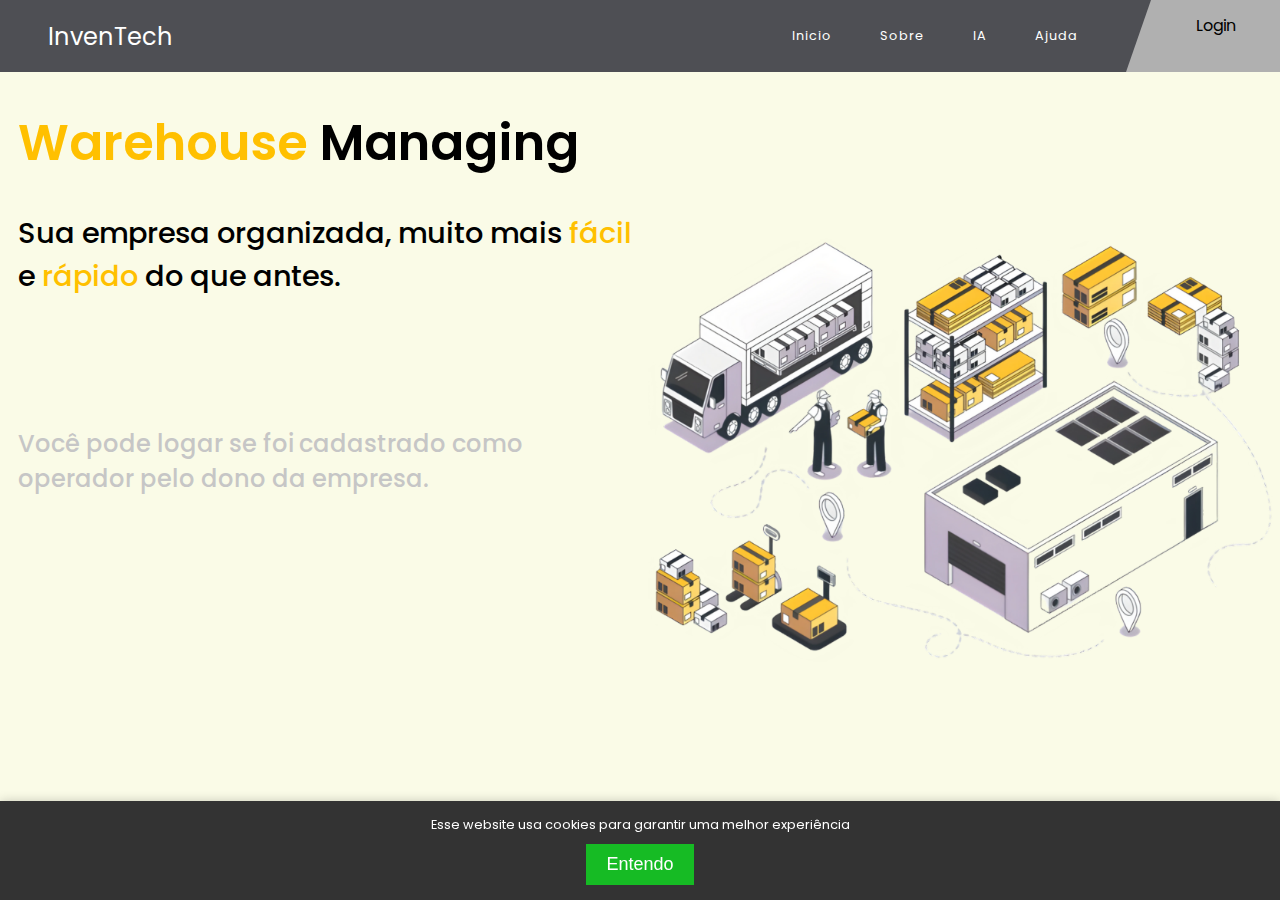
<file: index.html>
<!DOCTYPE html>
<html lang=pt-br>
<head>
	<meta charset='UTF-8'>
	<meta http-equiv="X-UA-Compatible" content="IE=edge">
	<meta name="viewport" content="width=device-width, initial-scale=1.0">
	<title>Início</title>
	<link rel='Stylesheet' href='estilos/styles.css'>
	<link rel="preconnect" href="https://fonts.googleapis.com">
	<link rel="preconnect" href="https://fonts.gstatic.com" crossorigin>
	<link href="https://fonts.googleapis.com/css2?family=Poppins:wght@500;600&display=swap" rel="stylesheet">
</head>		
<body>
	<header>
		<nav>
			<a class="logo" href="#">InvenTech</a>
			<ul class="nav-list">
				<li><a href="index.html">Inicio</a></li>
				<li><a href="sobre.html">Sobre</a></li>
				<li><a href="ia.html">IA</a></li>
				<li><a href="ajuda.html">Ajuda</a></li>
				<div class="login"><a href="login.html">Login</a></div>
			</ul>
		</nav>
	</header>
	<main>
		<div class="texto">
			<h1 class='titulo'><span>Warehouse</span> Managing</h1>
			<h2 class="texto1">Sua empresa organizada, muito mais <span>fácil</span><br>e <span>rápido</span> do que antes.</h2>
			<h3 class="text-log">Você pode logar se foi cadastrado como<br>operador pelo dono da empresa.</h3>
		</div>
		<img src='images/image1.png' alt='Draw'>
		<div id="cookie-popup"> 
        <p> 
            Esse website usa <a href='cookies.html'>cookies</a> para garantir uma melhor experiência
        </p> 
        <button type="button" 
onclick="document.getElementById('cookie-popup').style.display = 'none'">
Entendo</button>
    </div> 
	</main>
					
			
</body>
</html>
</file>
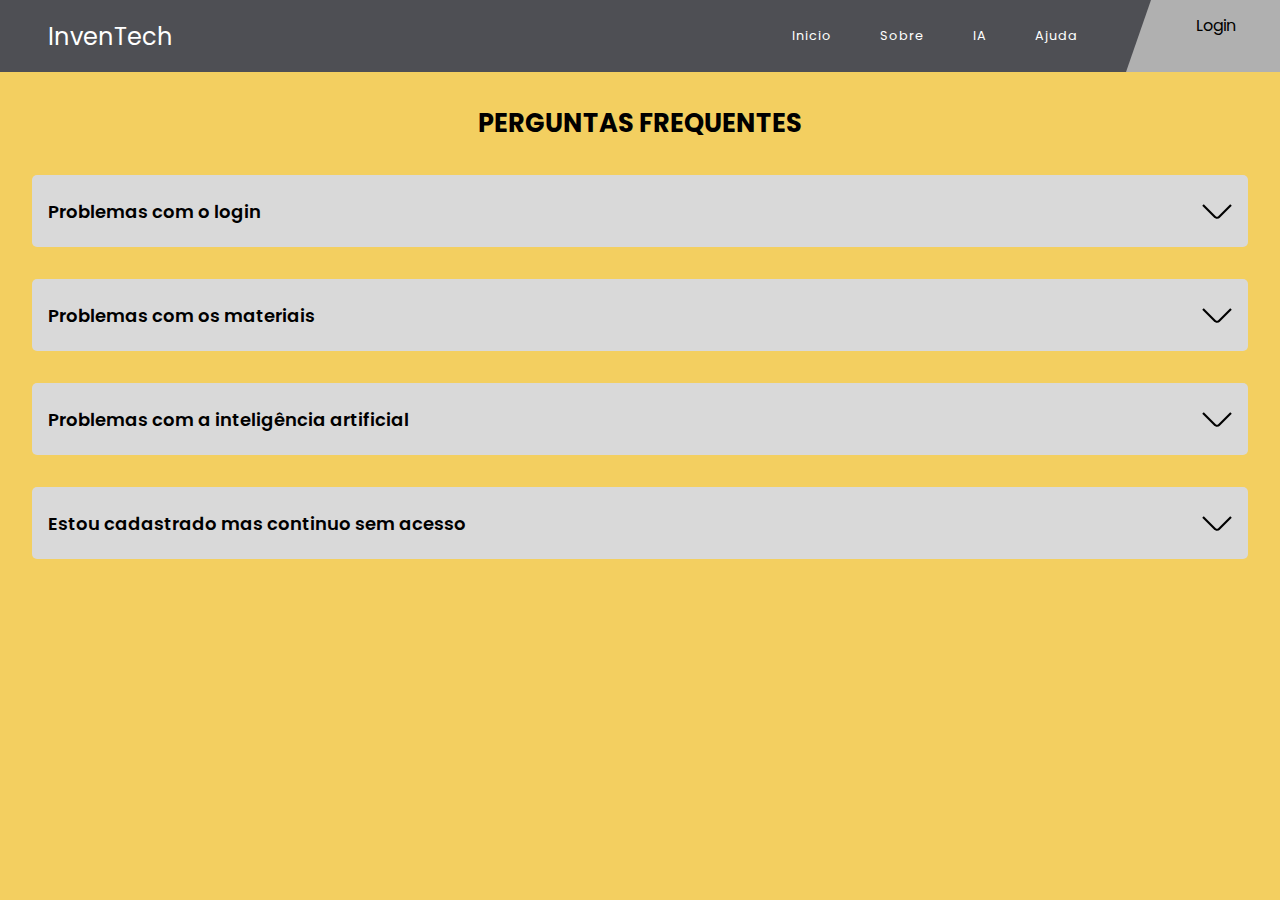
<file: ajuda.html>
<!DOCTYPE html>
<html lang="pt-br">
<head>
	<meta charset="UTF-8">
	<meta http-equiv="X-UA-Compatible" content="IE=edge">
	<meta name="viewport" content="width=device-width, initial-scale=1.0">
	<link rel='Stylesheet' href='estilos/stylesajuda.css'>
	<link rel="preconnect" href="https://fonts.googleapis.com">
	<link rel="preconnect" href="https://fonts.gstatic.com" crossorigin>
	<link href="https://fonts.googleapis.com/css2?family=Poppins:wght@500;600&display=swap" rel="stylesheet">
	<title>Ajuda</title>
	<script src="https://ajax.googleapis.com/ajax/libs/jquery/3.7.1/jquery.min.js"></script>
	<script>
		$(document).ready(function(){
		$(".p-login").hover(function(){
		$(".r-login").toggle(300,"swing");
		});
		});
		$(document).ready(function(){
		$(".p-materiais").hover(function(){
		$(".r-materiais").toggle(300,"swing");
		});
		});
		$(document).ready(function(){
		$(".p-I-A").hover(function(){
		$(".r-I-A").toggle(300,"swing");
		});
		});
		$(document).ready(function(){
		$(".p-acesso").hover(function(){
		$(".r-acesso").toggle(300,"swing");
		});
		});
	</script>
</head>
<body>
	<header>
		<nav>
			<a class="logo" href="#">InvenTech</a>
			<ul class="nav-list">
				<li><a href="index.html">Inicio</a></li>
				<li><a href="sobre.html">Sobre</a></li>
				<li><a href="ia.html">IA</a></li>
				<li><a href="ajuda.html">Ajuda</a></li>
				<div class="login"><a href="login.html">Login</a></div>
			</ul>
		</nav>
	</header>
	<main>
		<h1 class="titulo">PERGUNTAS FREQUENTES</h1>
		<div class="caixas">
			<div class="p-login">
				<button>Problemas com o login <img src="/images/Rectangle 2.png" alt=""> </button>
				<p class="r-login">Para resolver problemas de login, verifique suas credenciais, limpe o cache do navegador e tente reiniciar o dispositivo. Se<br>persistir, considere redefinir sua senha ou entrar em contato com o suporte técnico.</p>
			</div>
			<div class="p-materiais">
				<button>Problemas com os materiais <img src="/images/Rectangle 2.png" alt=""></button>
				<p class="r-materiais">Em caso de problema no cadastro dos materiais, reinicie o site e tente realiza-lo novamente, se o erro persistir procure o suporte técnico. Caso o problema seja com a perca de localização você deverá pedir suporte ao IA, se mesmo assim não resolver entre em contato com a empresa.</p>
			</div>
			<div class="p-I-A">
				<button>Problemas com a inteligência artificial <img src="/images/Rectangle 2.png" alt=""></button>
				<p class="r-I-A">Se houver qualquer defeito com o uso da Inteligencia Artificial, primeiramente reinicie a página, feche e abra o sistema novamente ou refaça o login, se mesmo após realizar esses procedimentos o defeito persistir procure o suporte técnico da IA.</p>
			</div>
			<div class="p-acesso">
				<button>Estou cadastrado mas continuo sem acesso <img src="/images/Rectangle 2.png" alt=""></button>
				<p class="r-acesso">Caso esteja cadastrado e não conseguir acessar sua conta, tente redefinir sua senha ou tente entrar em outro dispositivo. Se o problema persistir, entre em contato com o suporte ao cliente para assistência personalizada.</p>
			</div>
		</div>
	</main>
</body>
</html>
</file>
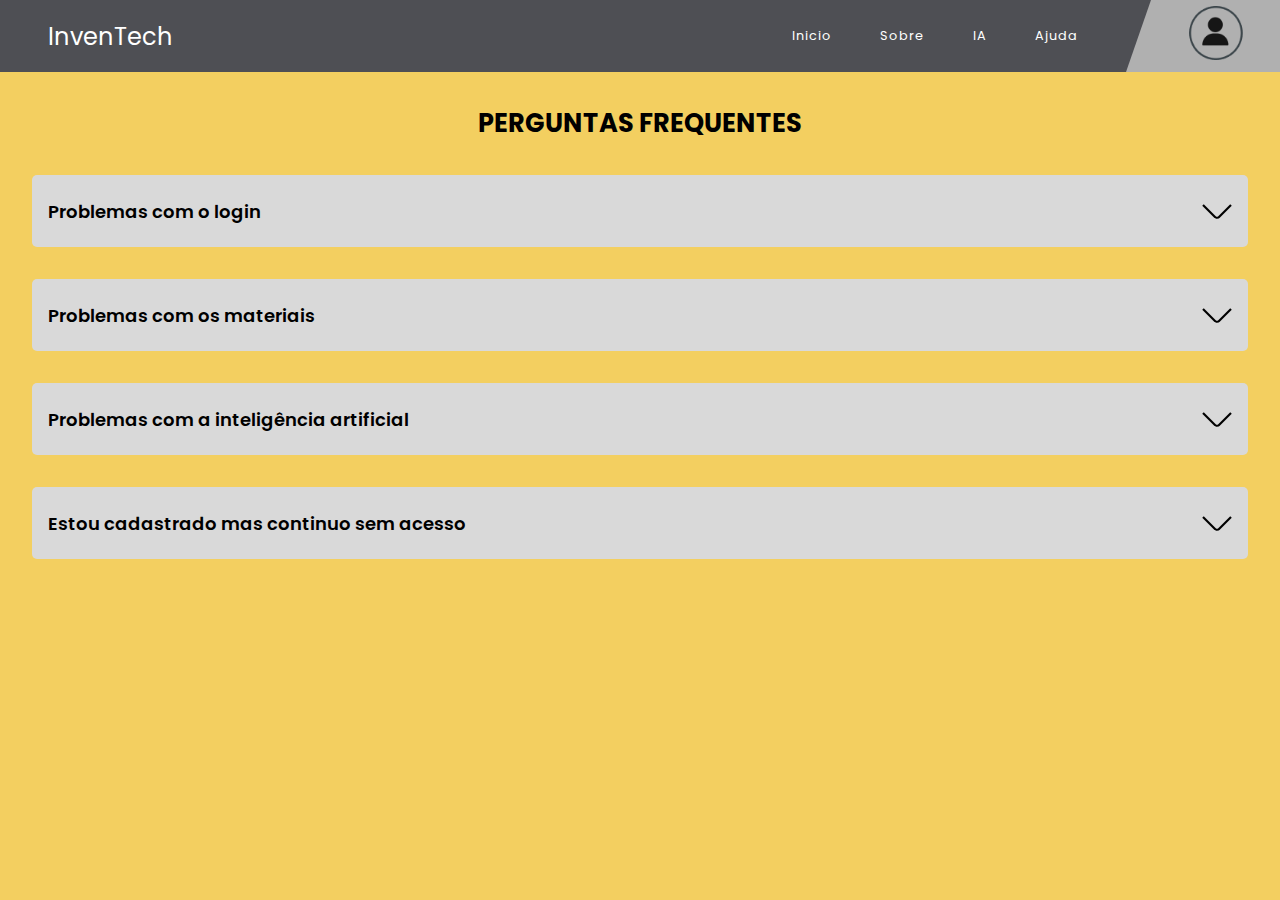
<file: ajudalog.html>
<!DOCTYPE html>
<html lang="pt-br">
<head>
	<meta charset="UTF-8">
	<meta http-equiv="X-UA-Compatible" content="IE=edge">
	<meta name="viewport" content="width=device-width, initial-scale=1.0">
	<link rel='Stylesheet' href='estilos/stylesajuda.css'>
	<link rel="preconnect" href="https://fonts.googleapis.com">
	<link rel="preconnect" href="https://fonts.gstatic.com" crossorigin>
	<link href="https://fonts.googleapis.com/css2?family=Poppins:wght@500;600&display=swap" rel="stylesheet">
	<title>Ajuda</title>
	<script src="https://ajax.googleapis.com/ajax/libs/jquery/3.7.1/jquery.min.js"></script>
	<script>
		$(document).ready(function(){
		$(".p-login").hover(function(){
		$(".r-login").toggle(300,"swing");
		});
		});
		$(document).ready(function(){
		$(".p-materiais").hover(function(){
		$(".r-materiais").toggle(300,"swing");
		});
		});
		$(document).ready(function(){
		$(".p-I-A").hover(function(){
		$(".r-I-A").toggle(300,"swing");
		});
		});
		$(document).ready(function(){
		$(".p-acesso").hover(function(){
		$(".r-acesso").toggle(300,"swing");
		});
		});
	</script>
</head>
<body>
	<header>
		<nav>
			<a class="logo" href="#">InvenTech</a>
			<ul class="nav-list">
				<li><a href="indexlog.html">Inicio</a></li>
				<li><a href="sobrelog.html">Sobre</a></li>
				<li><a href="ialog.html">IA</a></li>
				<li><a href="ajudalog.html">Ajuda</a></li>
				<div class="user"><img src="./images/user.png" alt=""></div>
			</ul>
		</nav>
	</header>
	<main>
		<h1 class="titulo">PERGUNTAS FREQUENTES</h1>
		<div class="caixas">
			<div class="p-login">
				<button>Problemas com o login <img src="/images/Rectangle 2.png" alt=""> </button>
				<p class="r-login">Para resolver problemas de login, verifique suas credenciais, limpe o cache do navegador e tente reiniciar o dispositivo. Se<br>persistir, considere redefinir sua senha ou entrar em contato com o suporte técnico.</p>
			</div>
			<div class="p-materiais">
				<button>Problemas com os materiais <img src="/images/Rectangle 2.png" alt=""></button>
				<p class="r-materiais">Em caso de problema no cadastro dos materiais, reinicie o site e tente realiza-lo novamente, se o erro persistir procure o suporte técnico. Caso o problema seja com a perca de localização você deverá pedir suporte ao IA, se mesmo assim não resolver entre em contato com a empresa.</p>
			</div>
			<div class="p-I-A">
				<button>Problemas com a inteligência artificial <img src="/images/Rectangle 2.png" alt=""></button>
				<p class="r-I-A">Se houver qualquer defeito com o uso da Inteligencia Artificial, primeiramente reinicie a página, feche e abra o sistema novamente ou refaça o login, se mesmo após realizar esses procedimentos o defeito persistir procure o suporte técnico da IA.</p>
			</div>
			<div class="p-acesso">
				<button>Estou cadastrado mas continuo sem acesso <img src="/images/Rectangle 2.png" alt=""></button>
				<p class="r-acesso">Caso esteja cadastrado e não conseguir acessar sua conta, tente redefinir sua senha ou tente entrar em outro dispositivo. Se o problema persistir, entre em contato com o suporte ao cliente para assistência personalizada.</p>
			</div>
		</div>
	</main>
</body>
</html>
</file>
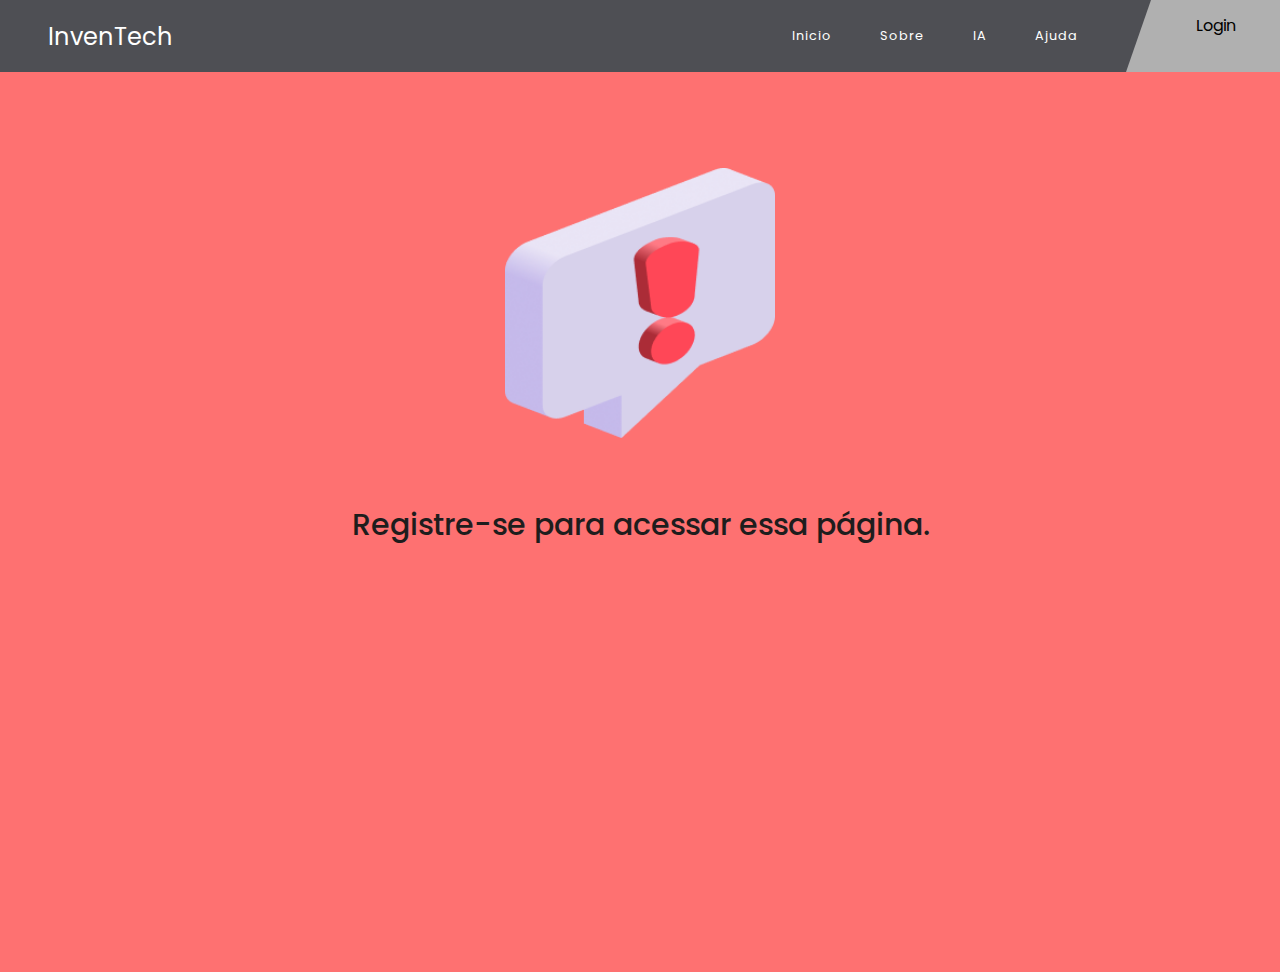
<file: ia.html>
<!DOCTYPE html>
<html lang="pt-br">
<head>
	<meta charset="UTF-8">
	<meta http-equiv="X-UA-Compatible" content="IE=edge">
	<meta name="viewport" content="width=device-width, initial-scale=1.0">
	<title>IA</title>
	<link rel='Stylesheet' href='estilos/stylesia.css'>
	<link rel="preconnect" href="https://fonts.googleapis.com">
	<link rel="preconnect" href="https://fonts.gstatic.com" crossorigin>
	<link href="https://fonts.googleapis.com/css2?family=Poppins:wght@500;600&display=swap" rel="stylesheet">
</head>
<body>
	<header>
        <nav>
            <a class="logo" href="#">InvenTech</a>
            <ul class="nav-list">
                <li><a href="index.html">Inicio</a></li>
                <li><a href="sobre.html">Sobre</a></li>
                <li><a href="ia.html">IA</a></li>
                <li><a href="ajuda.html">Ajuda</a></li>
                <div class="login"><a href="login.html">Login</a></div>
            </ul>
        </nav>
    </header>
	<main>
		<img src='images/image5.png' alt='!'>
		<h1>Registre-se para acessar essa página.</h1>
	</main>
</body>
</html>
</file>
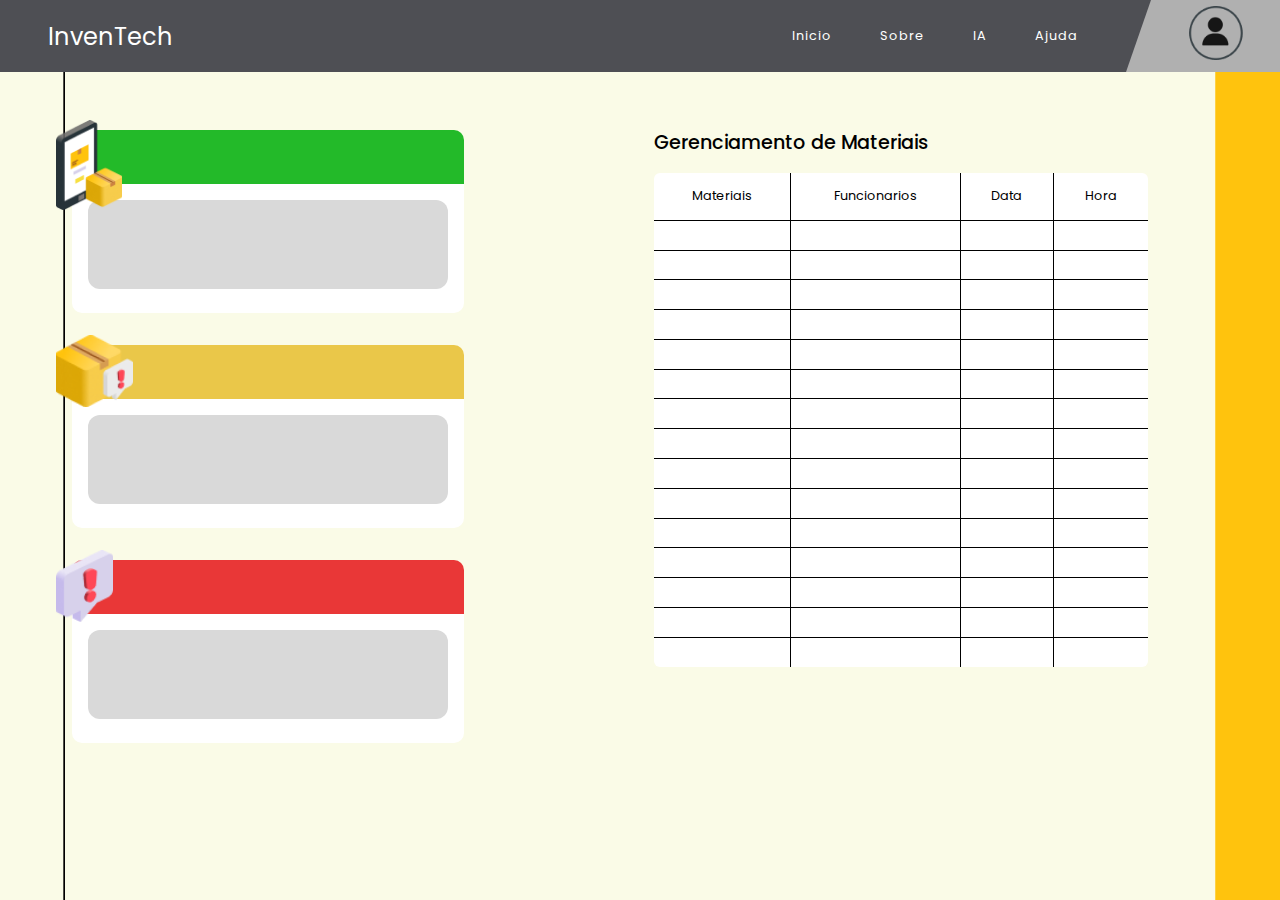
<file: ialog.html>
<!DOCTYPE html>
<html lang="pt-br">
<head>
    <meta charset="UTF-8">
    <meta http-equiv="X-UA-Compatible" content="IE=edge">
    <meta name="viewport" content="width=device-width, initial-scale=1.0">
    <link rel="stylesheet" href="estilos/stylesialog.css">
    <link rel="preconnect" href="https://fonts.googleapis.com">
	<link rel="preconnect" href="https://fonts.gstatic.com" crossorigin>
    <link href="https://fonts.googleapis.com/css2?family=Poppins:wght@500;600&display=swap" rel="stylesheet">
    <title>InvenTech</title>
</head>
<body>
    <header>
        <nav>
            <a class="logo" href="#">InvenTech</a>
            <ul class="nav-list">
                <li><a href="indexlog.html">Inicio</a></li>
                <li><a href="sobrelog.html">Sobre</a></li>
                <li><a href="ialog.html">IA</a></li>
                <li><a href="ajudalog.html">Ajuda</a></li>
                <div class="user"><img src="./images/user.png" alt=""></div>
            </ul>
        </nav>
    </header>
    <main>
        <div class="caixas">
            <div class="pedidos">
                <img src="./images/pedido.png" alt="">
                <div class="interior"></div>
            </div>
            <div class="entregas">
                <img src="./images/entrega.png" alt="">
                <div class="interior"></div>
            </div>
            <div class="avisos">
                <img src="./images/aviso.png" alt="">
                <div class="interior"></div>
            </div>
        </div>
        
        <div class="geren-Materiais">
            <h3>Gerenciamento de Materiais</h3>
            <table>
                <thead>
                    <tr>
                        <th>Materiais</th>
                        <th>Funcionarios</th>
                        <th>Data</th>
                        <th>Hora</th>
                    </tr>
                    <tr>
                        <td></td>
                        <td></td>
                        <td></td>
                        <td></td>
                    </tr>
                    <tr>
                        <td></td>
                        <td></td>
                        <td></td>
                        <td></td>
                    </tr>
                    <tr>
                        <td></td>
                        <td></td>
                        <td></td>
                        <td></td>
                    </tr>
                    <tr>
                        <td></td>
                        <td></td>
                        <td></td>
                        <td></td>
                    </tr>
                    <tr>
                        <td></td>
                        <td></td>
                        <td></td>
                        <td></td>
                    </tr>
                    <tr>
                        <td></td>
                        <td></td>
                        <td></td>
                        <td></td>
                    </tr>
                    <tr>
                        <td></td>
                        <td></td>
                        <td></td>
                        <td></td>
                    </tr>
                    <tr>
                        <td></td>
                        <td></td>
                        <td></td>
                        <td></td>
                    </tr>
                    <tr>
                        <td></td>
                        <td></td>
                        <td></td>
                        <td></td>
                    </tr>
                    <tr>
                        <td></td>
                        <td></td>
                        <td></td>
                        <td></td>
                    </tr>
                    <tr>
                        <td></td>
                        <td></td>
                        <td></td>
                        <td></td>
                    </tr>
                    <tr>
                        <td></td>
                        <td></td>
                        <td></td>
                        <td></td>
                    </tr>
                    <tr>
                        <td></td>
                        <td></td>
                        <td></td>
                        <td></td>
                    </tr>
                    <tr>
                        <td></td>
                        <td></td>
                        <td></td>
                        <td></td>
                    </tr>
                    <tr>
                        <td></td>
                        <td></td>
                        <td></td>
                        <td></td>
                    </tr>
                </thead>
                <tbody>
                </tbody>
            </table>
        </div>
    </main>
</body>
</html>
</file>
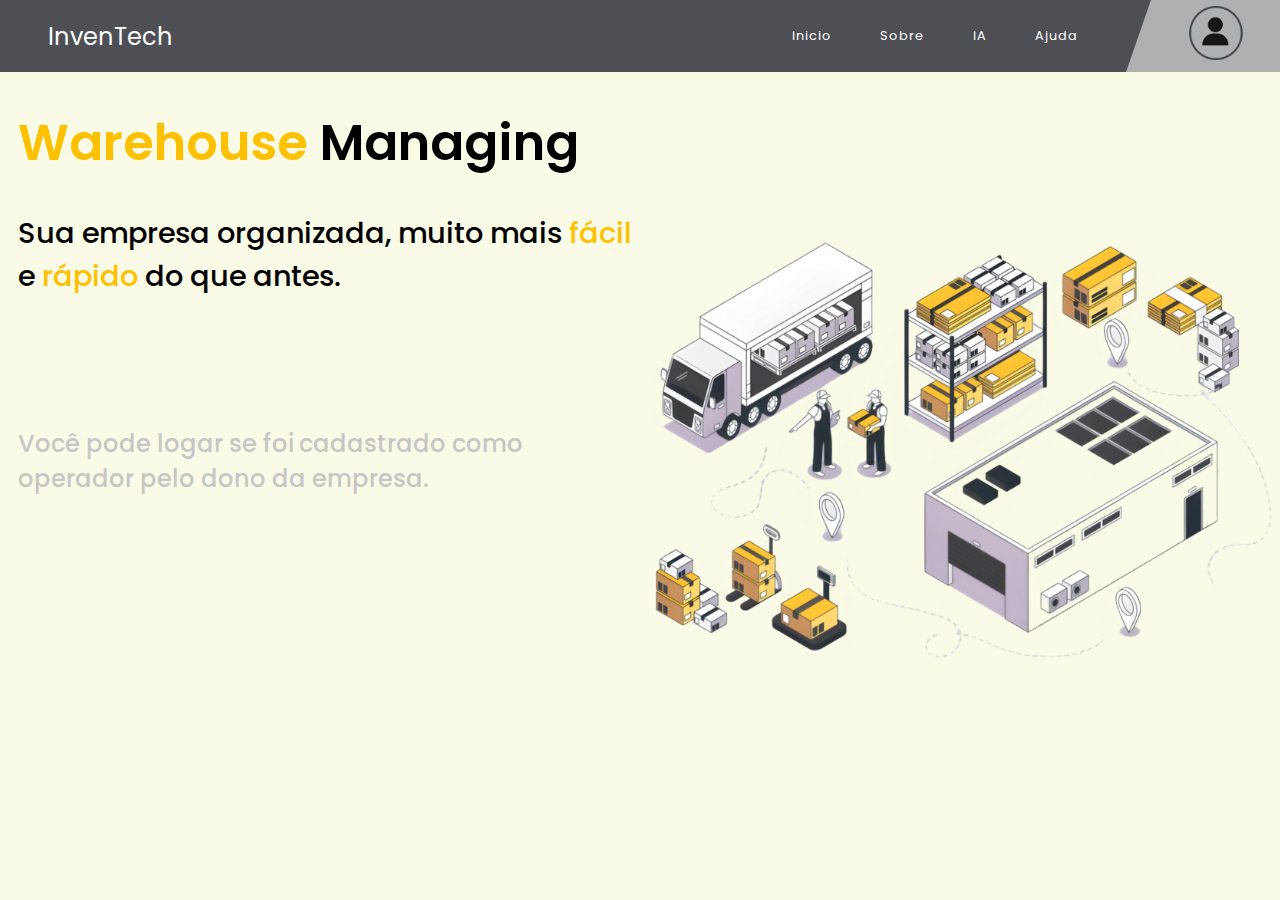
<file: indexlog.html>
<!DOCTYPE html>
<html lang=pt-br>
<head>
	<meta charset='UTF-8'>
	<meta http-equiv="X-UA-Compatible" content="IE=edge">
	<meta name="viewport" content="width=device-width, initial-scale=1.0">
	<title>Início</title>
	<link rel='Stylesheet' href='estilos/styles.css'>
	<link rel="preconnect" href="https://fonts.googleapis.com">
	<link rel="preconnect" href="https://fonts.gstatic.com" crossorigin>
	<link href="https://fonts.googleapis.com/css2?family=Poppins:wght@500;600&display=swap" rel="stylesheet">
</head>		
<body>
	<header>
		<nav>
			<a class="logo" href="#">InvenTech</a>
			<ul class="nav-list">
				<li><a href="indexlog.html">Inicio</a></li>
				<li><a href="sobrelog.html">Sobre</a></li>
				<li><a href="ialog.html">IA</a></li>
				<li><a href="ajudalog.html">Ajuda</a></li>
				<div class="user"><img src="./images/user.png" alt=""></div>
			</ul>
		</nav>
	</header>
	<main>
		<div class="texto">
			<h1 class='titulo'><span>Warehouse</span> Managing</h1>
			<h2 class="texto1">Sua empresa organizada, muito mais <span>fácil</span><br>e <span>rápido</span> do que antes.</h2>
			<h3 class="text-log">Você pode logar se foi cadastrado como<br>operador pelo dono da empresa.</h3>
		</div>
		<img src='images/image1.png' alt='Draw'>
	</main>
					
			
</body>
</html>
</file>
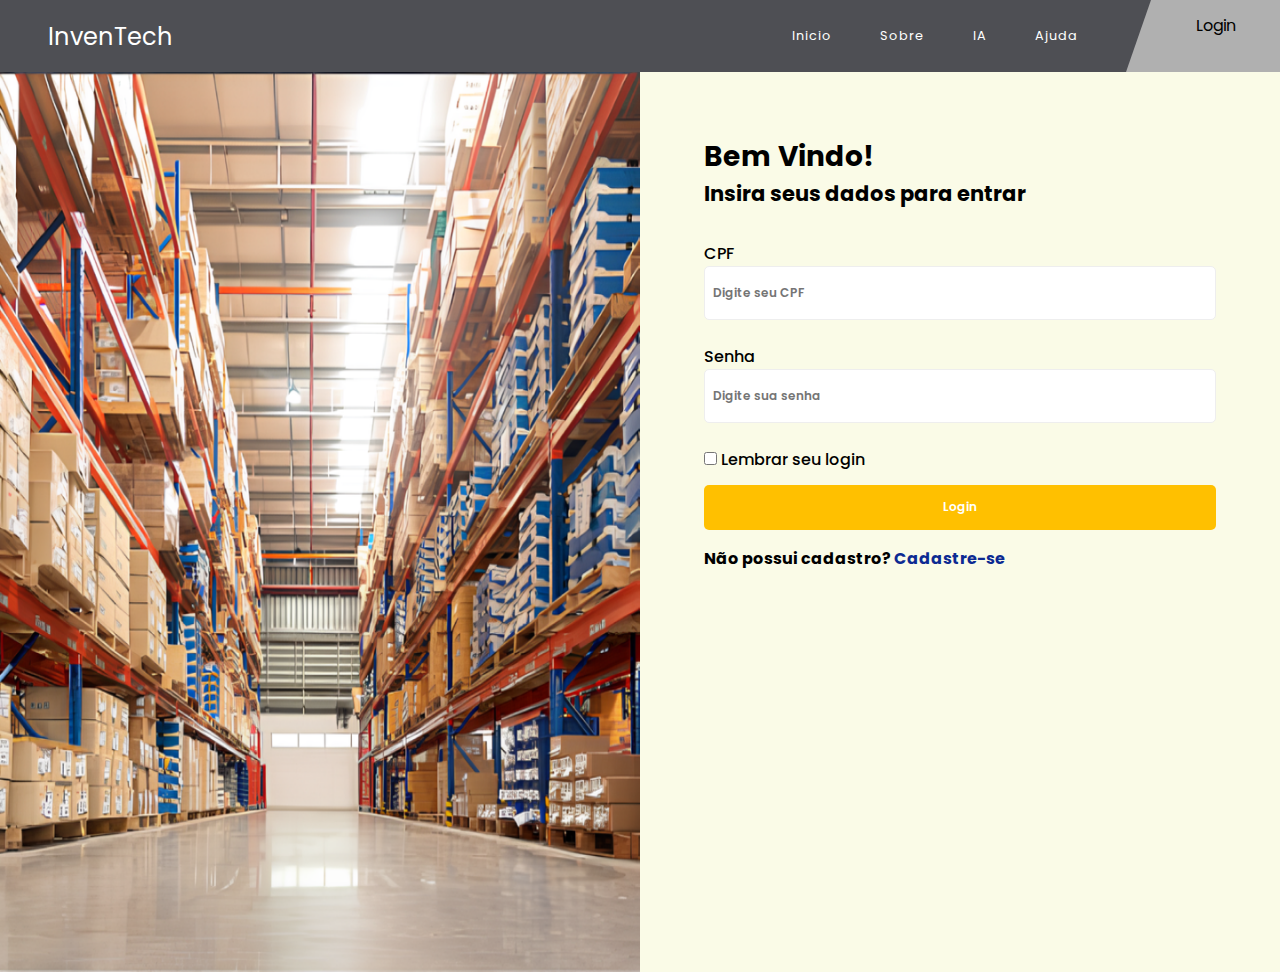
<file: login.html>
<!DOCTYPE html>
<html lang="pt-br">
<head>
	<meta charset="UTF-8">
	<meta http-equiv="X-UA-Compatible" content="IE=edge">
	<meta name="viewport" content="width=device-width, initial-scale=1.0">
	<title>Login</title>
	<link rel='Stylesheet' href='estilos/styleslogin.css'>
	<link rel="preconnect" href="https://fonts.googleapis.com">
	<link rel="preconnect" href="https://fonts.gstatic.com" crossorigin>
	<link href="https://fonts.googleapis.com/css2?family=Poppins:wght@500;600&display=swap" rel="stylesheet">
</head>
<body>
	<header>
        <nav>
            <a class="logo" href="#">InvenTech</a>
            <ul class="nav-list">
                <li><a href="index.html">Inicio</a></li>
                <li><a href="sobre.html">Sobre</a></li>
                <li><a href="ia.html">IA</a></li>
                <li><a href="ajudalog.html">Ajuda</a></li>
                <div class="login"><a href="login.html">Login</a></div>
            </ul>
        </nav>
    </header>
	<main>
		<img src='images/image2.png' alt='Whouse'>

		<div class="container">
			<div class="texto">
				<h1>Bem Vindo!</h1>
				<h2>Insira seus dados para entrar</h1>
			</div>
			
			<form>
				<div class='cpf'>
					<label for='cpf'>CPF</label><br>
					<input type='text' id='cpf' name='CPF' placeholder='Digite seu CPF' required><br>
				</div>
				<div class='senha'>							
					<label for='senha'>Senha</label><br>
					<input type='password' id='senha' name='senha' placeholder='Digite sua senha' required><br>
				</div>	
				<div class='lembrar'>	
					<input type='checkbox' id='lembrar' name='lembrar'>
					<label for='lembrar'>Lembrar seu login</label>
				</div>
			</form>
	
			<button><a href="indexlog.html">Login</a></button><br>
			<h2 class="cadastro">Não possui cadastro?<a href="registro.html"> Cadastre-se</a></h2>
		</div>

	</main>
</body>
</html>
</file>
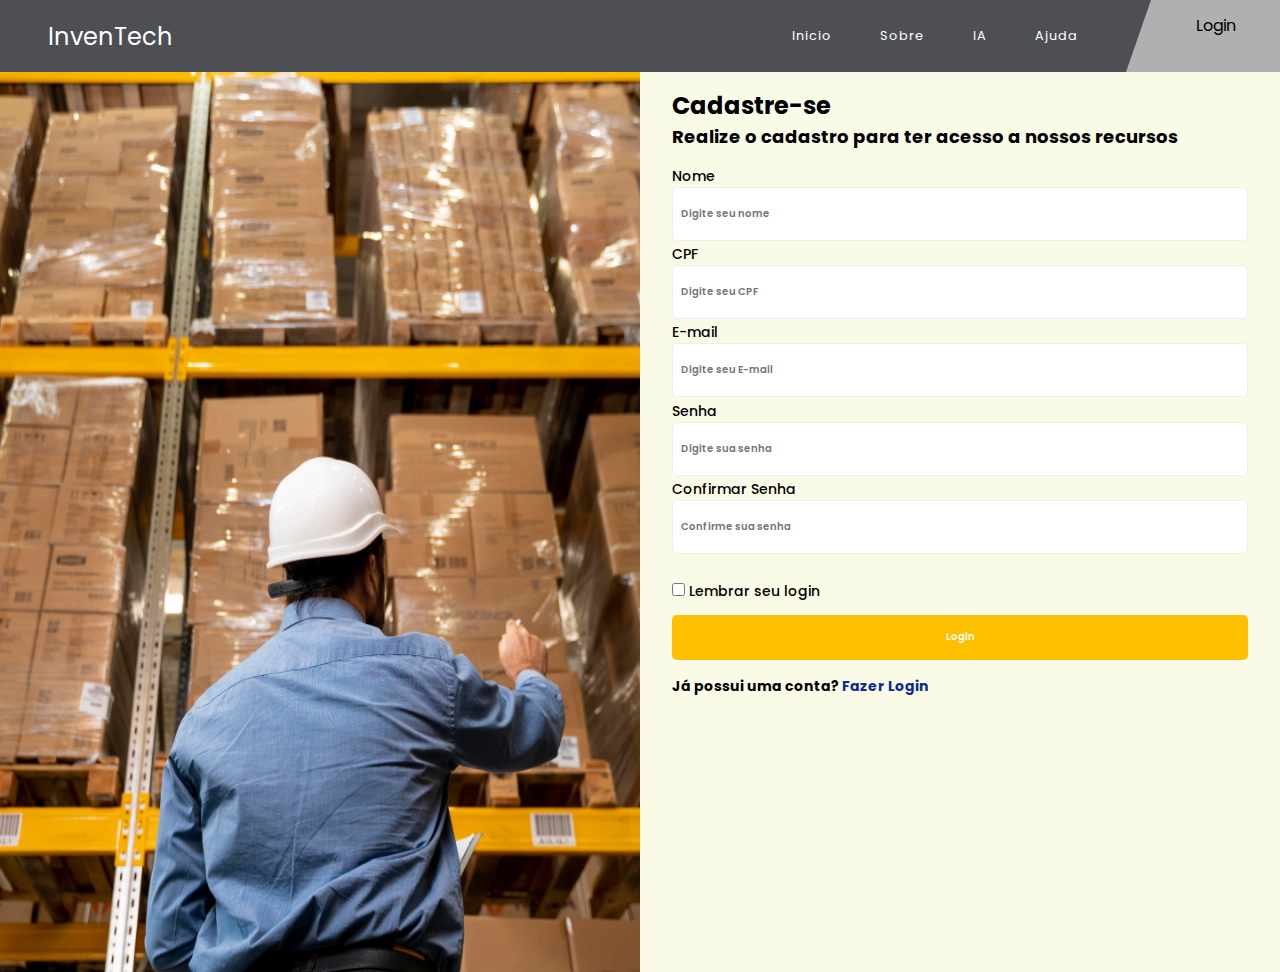
<file: registro.html>
<!DOCTYPE html>
<html lang="pt-br">
<head>
	<meta charset="UTF-8">
	<meta http-equiv="X-UA-Compatible" content="IE=edge">
	<meta name="viewport" content="width=device-width, initial-scale=1.0">
	<title>Cadastro</title>
	<link rel='Stylesheet' href='estilos/stylesregistro.css'>
	<link rel="preconnect" href="https://fonts.googleapis.com">
	<link rel="preconnect" href="https://fonts.gstatic.com" crossorigin>
	<link href="https://fonts.googleapis.com/css2?family=Poppins:wght@500;600&display=swap" rel="stylesheet">
</head>
<body>
	<header>
        <nav>
            <a class="logo" href="#">InvenTech</a>
            <ul class="nav-list">
                <li><a href="index.html">Inicio</a></li>
                <li><a href="sobre.html">Sobre</a></li>
                <li><a href="ia.html">IA</a></li>
                <li><a href="ajudalog.html">Ajuda</a></li>
                <div class="login"><a href="login.html">Login</a></div>
            </ul>
        </nav>
    </header>
	<main>
		<img src='images/image6.png' alt='men'>

		<div class="container">
			<div class="texto">
				<h1>Cadastre-se</h1>
				<h2>Realize o cadastro para ter acesso a nossos recursos</h1>
			</div>
			
			<form>
				<div class='dados'>
					<label for='nome'>Nome</label><br>
					<input type='text' id='nome' name='nome' placeholder='Digite seu nome' required><br>

					<label for='cpf'>CPF</label><br>
					<input type='text' id='cpf' name='CPF' placeholder='Digite seu CPF' required><br>

					<label for='e-mail'>E-mail</label><br>
					<input type='text' id='e-mail' name='e-mail' placeholder='Digite seu E-mail' required><br>
				</div>
				<div class='senha'>							
					<label for='senha'>Senha</label><br>
					<input type='password' id='senha' name='senha' placeholder='Digite sua senha' required><br>

					<label for='confir-senha'>Confirmar Senha</label><br>
					<input type='password' id='confir-senha' name='senha' placeholder='Confirme sua senha' required><br>
				</div>	
				<div class='lembrar'>	
					<input type='checkbox' id='lembrar' name='lembrar'>
					<label for='lembrar'>Lembrar seu login</label>
				</div>
			</form>
	
			<button><a href="indexlog.html">Login</a></button><br>
			<h2 class="conta">Já possui uma conta?<a href="login.html"> Fazer Login</a></h2>
		</div>

	</main>
</body>
</html>
</file>
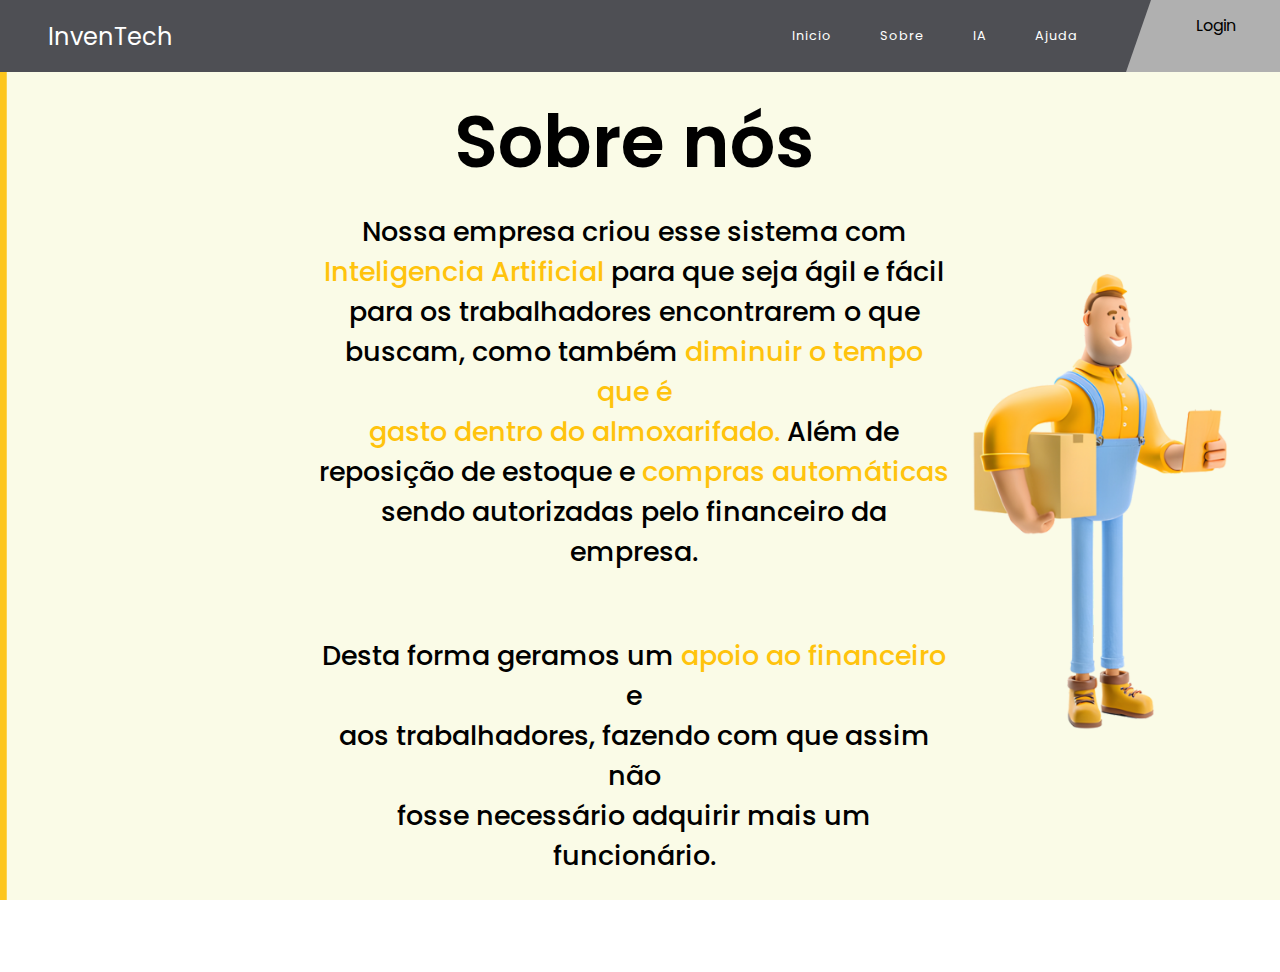
<file: sobre.html>
<!DOCTYPE html>
<html lang="pt-br">
<head>
	<meta charset="UTF-8">
	<meta http-equiv="X-UA-Compatible" content="IE=edge">
	<meta name="viewport" content="width=device-width, initial-scale=1.0">
	<link rel='Stylesheet' href='estilos/stylessobre.css'>
	<link rel="preconnect" href="https://fonts.googleapis.com">
	<link rel="preconnect" href="https://fonts.gstatic.com" crossorigin>
	<link href="https://fonts.googleapis.com/css2?family=Poppins:wght@500;600&display=swap" rel="stylesheet">
	<title>Sobre nós</title>
</head>
<body>
	<header>
        <nav>
            <a class="logo" href="#">InvenTech</a>
            <ul class="nav-list">
                <li><a href="index.html">Inicio</a></li>
                <li><a href="sobre.html">Sobre</a></li>
                <li><a href="ia.html">IA</a></li>
                <li><a href="ajuda.html">Ajuda</a></li>
                <div class="login"><a href="login.html">Login</a></div>
            </ul>
        </nav>
    </header>
	<main>
		<div class="texto">
			<h1 class='titulo'>Sobre nós</h1>
			<p>Nossa empresa criou esse sistema com<br>
			<span>Inteligencia Artificial</span> para que seja ágil e fácil<br>
			para os trabalhadores encontrarem o que<br>
			buscam, como também <span>diminuir o tempo que é<br>
			gasto dentro do almoxarifado.</span>  Além de<br>
			reposição de estoque e <span>compras automáticas</span><br>
			sendo autorizadas pelo financeiro da empresa.</p>
			<p>Desta forma geramos um <span>apoio ao financeiro</span> e<br>
			aos trabalhadores, fazendo com que assim não<br>
			fosse necessário adquirir mais um funcionário.</p>
		</div>
		<img class='imagem' src='images/image3.png' alt='manwithbox'>
	</main>
</body>
</html>
</file>
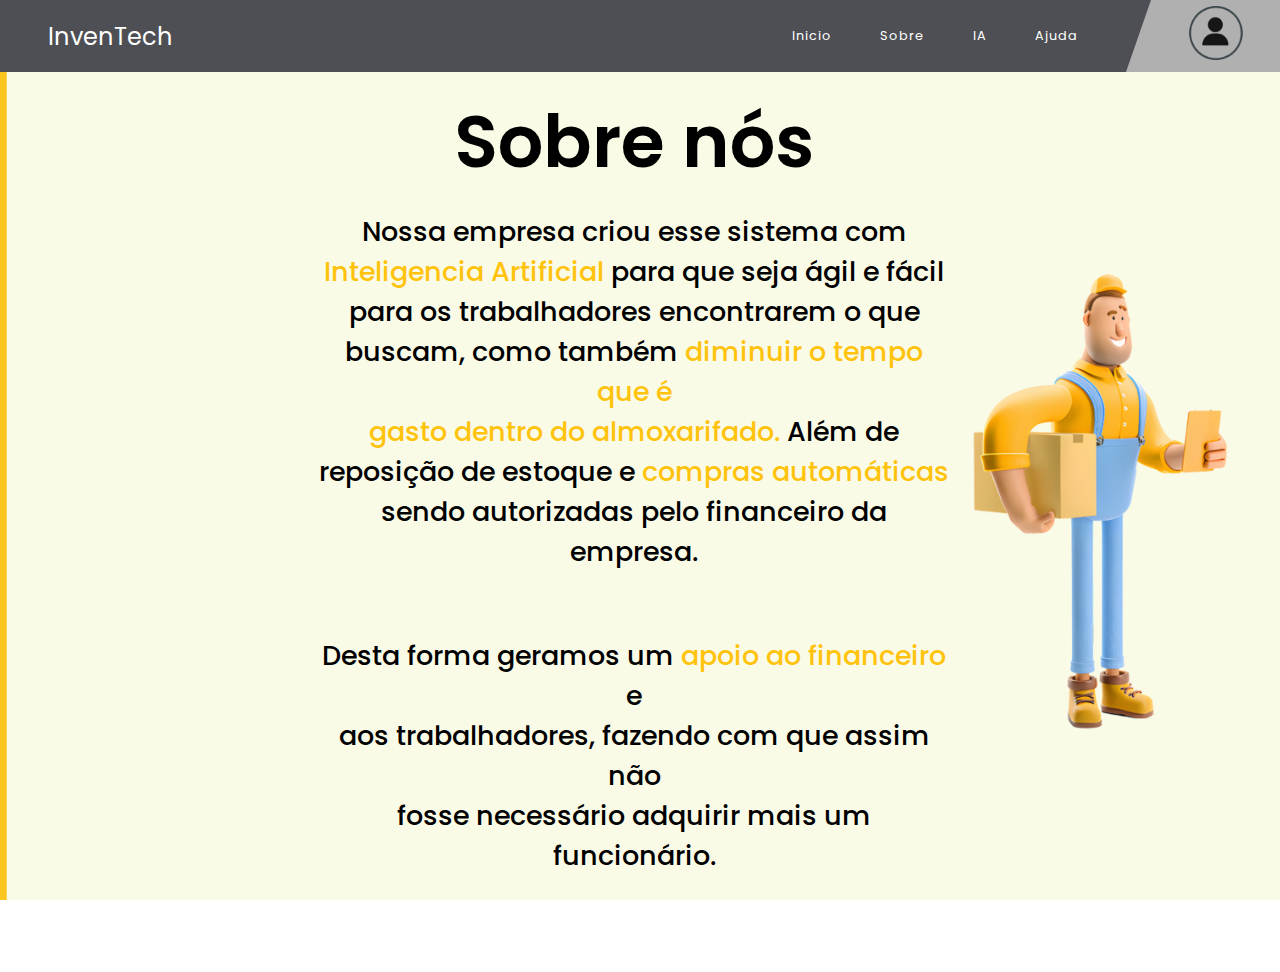
<file: sobrelog.html>
<!DOCTYPE html>
<html lang="pt-br">
<head>
	<meta charset="UTF-8">
	<meta http-equiv="X-UA-Compatible" content="IE=edge">
	<meta name="viewport" content="width=device-width, initial-scale=1.0">
	<link rel='Stylesheet' href='estilos/stylessobre.css'>
	<link rel="preconnect" href="https://fonts.googleapis.com">
	<link rel="preconnect" href="https://fonts.gstatic.com" crossorigin>
	<link href="https://fonts.googleapis.com/css2?family=Poppins:wght@500;600&display=swap" rel="stylesheet">
	<title>Sobre nós</title>
</head>
<body>
	<header>
        <nav>
            <a class="logo" href="#">InvenTech</a>
            <ul class="nav-list">
                <li><a href="indexlog.html">Inicio</a></li>
                <li><a href="sobrelog.html">Sobre</a></li>
                <li><a href="ialog.html">IA</a></li>
                <li><a href="ajudalog.html">Ajuda</a></li>
                <div class="user"><img src="./images/user.png" alt=""></div>
            </ul>
        </nav>
    </header>
	<main>
		<div class="texto">
			<h1 class='titulo'>Sobre nós</h1>
			<p>Nossa empresa criou esse sistema com<br>
			<span>Inteligencia Artificial</span> para que seja ágil e fácil<br>
			para os trabalhadores encontrarem o que<br>
			buscam, como também <span>diminuir o tempo que é<br>
			gasto dentro do almoxarifado.</span>  Além de<br>
			reposição de estoque e <span>compras automáticas</span><br>
			sendo autorizadas pelo financeiro da empresa.</p>
			<p>Desta forma geramos um <span>apoio ao financeiro</span> e<br>
			aos trabalhadores, fazendo com que assim não<br>
			fosse necessário adquirir mais um funcionário.</p>
		</div>
		<img class='imagem' src='images/image3.png' alt='manwithbox'>
	</main>
</body>
</html>
</file>
<file: estilos/styles.css>
*{
    margin: 0;
    padding: 0;
    outline: 0;
    border: 0;
    text-decoration: none;
    box-sizing: border-box;
}

body{
    width: 100vw;
    height: 100vh;
	background-color: #fafbe7;
    font-family: 'Poppins', sans-serif;
    font-size: 0.8rem;
    user-select: none;
    overflow: hidden;
    color: #000000;
}

nav{
    display: flex;
    justify-content: space-between;
    align-items: center;
    font-family: 'Poppins', sans-serif;
    background: #4E4F54;
    padding: 1rem 0rem;
	width: 100%;
    height: 8vh;
}
a{
    color: #ffffff;
}
.logo{
    font-size: 1.5rem;
    margin-left: 3rem;
}
.nav-list{
    list-style: none;
    display: flex;
    align-items: center;
}
.nav-list li{
    letter-spacing: 1px;
    margin-left: 2rem;
}
.login, .user{
    display: flex;
    justify-content: center;
    width: 12vw;
    height: 8vh;
    border-bottom: 8vh solid #B0B0B0;
    border-left: 2vw solid transparent;
    margin-left: 3rem;
}
.login a{
	color: #000000;
	font-size: 1rem;
    margin-top: .8rem;
    height: 6vh;
}
.user img{
    margin-top: .4rem;
    height: 6vh;
}


main {
	display: grid;
	grid-template-columns: repeat(auto-fit, minmax(300px, 1fr));
    gap: 1rem; 
	padding: .1rem;
}
.texto{
	grid-column: 1;
}
.titulo {
	font-family: "Poppins", sans-serif;
    font-weight: 600;
	font-size: 3.1rem;
	margin: 2rem 0rem 1rem 1rem;
}
.texto1 {
    grid-column: 1;
	font-family: 'Poppins', sans-serif;
	font-weight: 500;
	font-size: 1.8rem;
	margin: 2rem 0rem 8rem 1rem;
}
.text-log {
	font-family: 'Poppins', sans-serif;
	font-weight: 500;
	font-size: 1.5rem;
	color: #c6c6c6;
	margin: 2rem 0rem 1rem 1rem;
}
img {
	grid-column: 2;
    max-width: 100%;
    height: auto;
	margin-top: 10rem;
}
span{
	color: #ffc000;
}

.log-img{
	height: 30vh;
	margin: 6rem 1rem 4rem 1rem;
}
.log-txt {
	font-family: 'Poppins', sans-serif;
	font-weight: 500;
	font-size: 30px;
	color: #1E1D1D;
}
@media screen and (min-width: 1200px) {
    .nav-list li {
        margin-left: 3rem;
    }
}

@media screen and (max-width: 768px) {

	main{
		display: flex;
		flex-direction: column;
		justify-content: center;
		align-items: center;
        grid-template-columns: repeat(auto-fit, minmax(250px, 1fr));
	}

    .texto1{
        margin: 2rem 0 0 1rem;
    }

    .text-log {
        font-size: 1.3rem;
    }

    img {
        margin-top: 1rem;
    }

	nav {
        flex-direction: column;
        height: auto;
    }
    .logo {
        margin-left: 0;
        margin-bottom: 1rem;
        text-align: center;
    }
    .nav-list {
        justify-content: center;
    }
    .nav-list li {
        margin: 0 1rem;
    }
	.login,
    .user {
        display: none;
    }
}

@media screen and (max-width: 480px) {

	main{
		display: flex;
		flex-direction: column;
		justify-content: center;
		align-items: center;
	}

    .titulo {
        font-size: 2rem;
    }

    .texto1{
        font-size: 1rem;
        margin: 2rem 0 0 1rem;
    }

    .text-log {
        font-size: 1rem;
    }

    img {
        margin-top: 1rem;
    }

	nav {
		padding: .5rem;
        flex-direction: column;
        height: auto;
    }
    .logo {
		font-size: 1rem;
        margin-left: 0;
        margin-bottom: .5rem;
        text-align: center;
    }
    .nav-list {
        justify-content: center;
    }
    .nav-list li {
        margin: 0 1rem;
    }
	.login,
    .user {
        display: none;
    }
}
 #cookie-popup { 
            position: fixed; 
            bottom: 0; 
            left: 0; 
            width: 100%; 
            background-color: #333; 
            color: #fff; 
            text-align: center; 
            padding: 15px; 
            box-shadow: 0px 0px 10px rgba(0, 0, 0, 0.2); 
        } 
  
        #cookie-popup p { 
            margin: 0; 
        } 
  
        #cookie-popup button { 
            margin-top: 10px; 
            background-color: #16bb24; 
            color: #fff; 
            border: none; 
            padding: 10px 20px; 
            font-size: large; 
            cursor: pointer; 
        } 
  
        #cookie-popup button:hover { 
            background-color: #357ae8; 
        }
</file>
<file: estilos/stylesajuda.css>
*{
    margin: 0;
    padding: 0;
    outline: 0;
    border: 0;
    text-decoration: none;
    box-sizing: border-box;
}

body{
    width: 100vw;
    height: 100vh;
	background-color: #F3CF60;
    font-family: 'Poppins', sans-serif;
    font-size: 0.8rem;
    user-select: none;
    overflow: hidden;
    color: #000000;
}

nav{
    display: flex;
    justify-content: space-between;
    align-items: center;
    font-family: 'Poppins', sans-serif;
    background: #4E4F54;
    padding: 1rem 0rem;
	width: 100%;
    height: 8vh;
}
a{
    color: #ffffff;
}
.logo{
    font-size: 1.5rem;
    margin-left: 3rem;
}
.nav-list{
    list-style: none;
    display: flex;
    align-items: center;
}
.nav-list li{
    letter-spacing: 1px;
    margin-left: 2rem;
}
.login, .user{
    display: flex;
    justify-content: center;
    width: 12vw;
    height: 8vh;
    border-bottom: 8vh solid #B0B0B0;
    border-left: 2vw solid transparent;
    margin-left: 3rem;
}
.login a{
	color: #000000;
	font-size: 1rem;
    margin-top: .8rem;
    height: 6vh;
}
.user img{
    margin-top: .4rem;
    height: 6vh;
}






main {
	display: flex;
	flex-direction: column;
	justify-content: center;
	align-items: center;
}

.titulo{
	margin-top: 2rem;
}

.caixas{
	width: 100%;
}

.caixas button{
	display: flex;
	justify-content: space-between;
	align-items: center;
	width: 95vw;
	height: 8vh;
	padding: 0rem 1rem;
	margin: 2rem 1rem 1rem 2rem;
	background-color: #d9d9d9;
	font-family: "Poppins", sans-serif;
    font-weight: 600;
	font-size: 18px;
	border-radius: 5px;
}

.caixas p{
	display: none;
	width: 95vw;
	padding: 0rem 1rem;
	margin: 0rem 1rem 1rem 2rem;
	font-family: "Poppins", sans-serif;
    font-weight: 600;
	font-size: 16px;
	border-radius: 5px;
	background-color: #f1f1f1;

}
@media screen and (min-width: 1200px) {

    .nav-list li {
        margin-left: 3rem;
    }
}
@media only screen and (max-width: 768px) {
    nav {
        flex-direction: column;
        height: auto;
    }
    .logo {
        margin-left: 0;
        margin-bottom: 1rem;
        text-align: center;
    }
    .nav-list {
        justify-content: center;
    }
    .nav-list li {
        margin: 0 1rem;
    }
	.login,
    .user {
        display: none;
    }

    main {
        padding: 1rem;
    }
    .titulo {
        margin-top: 1rem;
        font-size: 2rem;
    }
    .caixas button, .caixas p {
        width: 90vw;
        margin: 1rem;
        font-size: 12px;
    }
}


@media only screen and (max-width: 480px) {
    nav {
		padding: .5rem;
        flex-direction: column;
        height: auto;
    }
    .logo {
		font-size: 1rem;
        margin-left: 0;
        margin-bottom: .5rem;
        text-align: center;
    }
    .nav-list {
        justify-content: center;
    }
    .nav-list li {
        margin: 0 1rem;
    }
	.login,
    .user {
        display: none;
    }


    main {
        padding: 0rem;
    }
    .titulo {
        margin-top: 1rem;
        font-size: 1.2rem;
    }
    .caixas button{
        width: 90vw;
		height: 5vh;
        margin: 1rem;
        font-size: 10px;
    }
	.caixas p {
        width: 90vw;
		height: auto;
        padding: .3rem;
        font-size: 8px;
    }
}
</file>
<file: estilos/stylesia.css>
*{
    margin: 0;
    padding: 0;
    outline: 0;
    border: 0;
    text-decoration: none;
    box-sizing: border-box;
}

body{
    width: 100vw;
    height: 100vh;
	background-color: #fe7171;
    font-family: 'Poppins', sans-serif;
    font-size: 0.8rem;
    user-select: none;
    overflow: hidden;
    color: #000000;
}

nav{
    display: flex;
    justify-content: space-between;
    align-items: center;
    font-family: 'Poppins', sans-serif;
    background: #4E4F54;
    padding: 1rem 0rem;
	width: 100%;
    height: 8vh;
}
a{
    color: #ffffff;
}
.logo{
    font-size: 1.5rem;
    margin-left: 3rem;
}
.nav-list{
    list-style: none;
    display: flex;
    align-items: center;
}
.nav-list li{
    letter-spacing: 1px;
    margin-left: 2rem;
}
.login{
    display: flex;
    justify-content: center;
    width: 12vw;
    height: 8vh;
    border-bottom: 8vh solid #B0B0B0;
    border-left: 2vw solid transparent;
    margin-left: 3rem;
}
.login a{
	color: #000000;
	font-size: 1rem;
    margin-top: .8rem;
    height: 6vh;
}

main{
	display: flex;
	flex-direction: column;
	align-items: center;
	width: 100%;
	height: 100%;
}
img{
	height: 30vh;
	margin: 6rem 1rem 4rem 1rem;
}
h1 {
	font-family: 'Poppins', sans-serif;
	font-weight: 500;
	font-size: 30px;
	color: #1E1D1D;
}

@media screen and (min-width: 1200px) {

    .nav-list li {
        margin-left: 3rem;
    }
}
@media only screen and (max-width: 768px) {
    nav {
        flex-direction: column;
        height: auto;
    }
    .logo {
        margin-left: 0;
        margin-bottom: 1rem;
        text-align: center;
    }
    .nav-list {
        justify-content: center;
    }
    .nav-list li {
        margin: 0 1rem;
    }
	.login,
    .user {
        display: none;
    }
    img {
        height: 20vh;
        margin: 4rem 1rem 2rem 1rem;
    }
    h1 {
        font-size: 24px;
    }
}


@media only screen and (max-width: 480px) {
    nav {
		padding: .5rem;
        flex-direction: column;
        height: auto;
    }
    .logo {
		font-size: 1rem;
        margin-left: 0;
        margin-bottom: .5rem;
        text-align: center;
    }
    .nav-list {
        justify-content: center;
    }
    .nav-list li {
        margin: 0 1rem;
    }
	.login,
    .user {
        display: none;
    }
    img {
        height: 16vh;
        margin: 3rem 1rem 1rem 1rem;
    }
    h1 {
        font-size: 18px;
    }
}
</file>
<file: estilos/stylesialog.css>
*{
    margin: 0;
    padding: 0;
    outline: 0;
    border: 0;
    text-decoration: none;
    box-sizing: border-box;
}

body{
    width: 100vw;
    height: 100vh;
	background: url(../images/fundo.png) center/cover fixed no-repeat;
    font-family: 'Poppins', sans-serif;
    font-size: 0.8rem;
    user-select: none;
    overflow: hidden;
    color: #000000;
}

nav{
    display: flex;
    justify-content: space-between;
    align-items: center;
    font-family: 'Poppins', sans-serif;
    background: #4E4F54;
    padding: 1rem 0rem;
	width: 100%;
    height: 8vh;
}
a{
    color: #ffffff;
}
.logo{
    font-size: 1.5rem;
    margin-left: 3rem;
}
.nav-list{
    list-style: none;
    display: flex;
    align-items: center;
}
.nav-list li{
    letter-spacing: 1px;
    margin-left: 2rem;
}
.user{
    display: flex;
    justify-content: center;
    width: 12vw;
    height: 8vh;
    border-bottom: 8vh solid #B0B0B0;
    border-left: 2vw solid transparent;
    margin-left: 3rem;
}
.user img{
    margin-top: .4rem;
    height: 6vh;
}


main{
    display: grid;
    grid-template-columns: repeat(auto-fit, minmax(300px, 1fr));
    gap: 1.8rem;
    padding: .5rem;
}
.caixas{
    display: grid;
    gap: 2rem;
    margin: 3.1rem 4rem 6.3rem 4rem;
}
.pedidos, .entregas, .avisos{
    background: #ffffff no-repeat center 0;
    border-radius: 10px;
    width: 80%;
    padding: 1rem 1rem 0rem 1rem;
    position: relative;
}

.pedidos {
    border-top: 6vh solid #23BA29; 
}

.entregas {
    border-top: 6vh solid #EAC749; 
}

.avisos {
    border-top: 6vh solid #E93737;
}
.entregas img,
.avisos img,
.pedidos img {
    position: absolute;
    left: -1rem;
    top: -4rem;

}
.entregas img{
    height: 8vh;
}
.avisos img{
    height: 8vh;
}
.pedidos img{
    height: 10vh;
}
.interior{
    border-radius: 12px;
    border-bottom: 7vw solid #D9D9D9;
    margin-bottom: 1.5rem;
}




.geren-Materiais h3{
    margin: 3rem 0rem 1rem;
    font-size: 1.2rem;
    font-weight: 500;
}

.geren-Materiais table{
    background-color: #ffffff;
    border-radius: 6px;
    text-align: center;
    border-collapse: collapse;
    width: 80%;
}
.geren-Materiais table th, td{
    padding: .9rem 1rem;
    font-weight: 400;
    text-align: center; 
    border-bottom: 1px solid black;
    border-right: 1px solid black;
}
.geren-Materiais table td:last-child { 
    border-right: none;
}
.geren-Materiais table tr:last-child td {
    border-bottom: none;
}
.geren-Materiais table th:last-child {
    border-right: none;
}

@media screen and (min-width: 1200px) {

    .nav-list li {
        margin-left: 3rem;
    }
}

@media screen and (max-width: 768px) {
    nav {
        flex-direction: column;
        height: auto;
    }
    .logo {
        margin-left: 0;
        margin-bottom: 1rem;
        text-align: center;
    }
    .nav-list {
        justify-content: center;
    }
    .nav-list li {
        margin: 0 1rem;
    }
    .user {
        display: none;
    }
    main {

        padding: .5rem 1rem;
        margin: 0;
    }
    .caixas {
        margin: 1.5rem;
    }
}

@media screen and (max-width: 480px) {
    nav {
		padding: .5rem;
        flex-direction: column;
        height: auto;
    }
    .logo {
		font-size: 1rem;
        margin-left: 0;
        margin-bottom: .5rem;
        text-align: center;
    }
    .nav-list {
        justify-content: center;
    }
    .nav-list li {
        margin: 0 1rem;
    }
    .user {
        display: none;
    }
    .pedidos, .entregas, .avisos {
        width: 90%;
    }
    .geren-Materiais h3 {
        margin: 1.5rem 0 1rem;
    }
    .geren-Materiais table {
        width: 90%;
    }
}
</file>
<file: estilos/styleslogin.css>
*{
    margin: 0;
    padding: 0;
    outline: 0;
    border: 0;
    text-decoration: none;
    box-sizing: border-box;
}

body{
    width: 100vw;
    height: 100vh;
	background-color: #fafbe7;
    font-family: 'Poppins', sans-serif;
    font-size: 0.8rem;
    user-select: none;
    overflow: hidden;
    color: #000000;
}

nav{
    display: flex;
    justify-content: space-between;
    align-items: center;
    font-family: 'Poppins', sans-serif;
    background: #4E4F54;
    padding: 1rem 0rem;
	width: 100%;
    height: 8vh;
}
a{
    color: #ffffff;
}
.logo{
    font-size: 1.5rem;
    margin-left: 3rem;
}
.nav-list{
    list-style: none;
    display: flex;
    align-items: center;
}
.nav-list li{
    letter-spacing: 1px;
    margin-left: 2rem;
}
.login, .user{
    display: flex;
    justify-content: center;
    width: 12vw;
    height: 8vh;
    border-bottom: 8vh solid #B0B0B0;
    border-left: 2vw solid transparent;
    margin-left: 3rem;
}
.login a{
	color: #000000;
	font-size: 1rem;
    margin-top: .8rem;
    height: 6vh;
}
.user img{
    margin-top: .4rem;
    height: 6vh;
}

main{
	width: 100%;
	height: 100%;
	display: flex;
	justify-content: space-between;
	align-items: center;
}
main img{
	width: 50vw;
	height: 100%;
}

.container{
	width: 100%;
	max-width: 50rem;
	height: 100%;
	font-weight: 500;
	padding: 4rem;
}

.container .texto{
	font-size: 14px;
	padding-bottom: 2rem;
}

.container form{
	font-size: 16px;
}

.container form input{
	width: 100%;
	height: 6vh;
	border-radius: 5px;
	border-style: groove;
	border-width: 1px;
	font-family: 'Poppins', sans-serif;
	font-size: 12px;
	font-weight: 600;
	padding: .5rem;
}

.container form #lembrar{
	width: 5%;
	height: auto;
}
.container form .cpf{
	padding-bottom: 1.5rem;
}
.container form .senha{
	padding-bottom: 1.5rem;
}
.container form .lembrar{
	width: 100%;
	padding-bottom: .8rem;
}
main button{
	width: 100%;
	height: 5vh;
	border-radius: 5px;
	background-color: #ffc000;
	color: white;
	border-style: hidden;
	font-family: 'Poppins', sans-serif;
	font-size: 12px;
	font-weight: 600;
	margin-bottom: 1rem;
}

main .cadastro{
	font-size: 16px;
}
main .cadastro a{
	font-size: 16px;
	color: #0C2A92;
}
@media screen and (min-width: 1200px) {
    .container {
        max-width: 100%;
    }
	.container form #lembrar{
		width: auto;
		height: auto;
	}
    .nav-list li {
        margin-left: 3rem;
    }
}

@media screen and (max-width: 768px) {

	main{
		display: flex;
		flex-direction: column;
		justify-content: center;
		align-items: center;
	}
    .container {
		width: 100vw;
        padding: 2.5rem 2rem;
    }

	main img{
		width: 100%;
		height: 40vh;
	}

	nav {
        flex-direction: column;
        height: auto;
    }
    .logo {
        margin-left: 0;
        margin-bottom: 1rem;
        text-align: center;
    }
    .nav-list {
        justify-content: center;
    }
    .nav-list li {
        margin: 0 1rem;
    }
	.login,
    .user {
        display: none;
    }
}

@media screen and (max-width: 480px) {

	main{
		display: flex;
		flex-direction: column;
		justify-content: center;
		align-items: center;
	}
    .container {
		width: 100vw;
        padding: 2rem 1rem;
    }

	main img{
		width: 100%;
		height: 20vh;
	}

	nav {
		padding: .5rem;
        flex-direction: column;
        height: auto;
    }
    .logo {
		font-size: 1rem;
        margin-left: 0;
        margin-bottom: .5rem;
        text-align: center;
    }
    .nav-list {
        justify-content: center;
    }
    .nav-list li {
        margin: 0 1rem;
    }
	.login,
    .user {
        display: none;
    }
}
</file>
<file: estilos/stylesregistro.css>
*{
    margin: 0;
    padding: 0;
    outline: 0;
    border: 0;
    text-decoration: none;
    box-sizing: border-box;
}

body{
    width: 100vw;
    height: 100vh;
	background-color: #fafbe7;
    font-family: 'Poppins', sans-serif;
    font-size: 0.8rem;
    user-select: none;
    overflow: hidden;
    color: #000000;
}

nav{
    display: flex;
    justify-content: space-between;
    align-items: center;
    font-family: 'Poppins', sans-serif;
    background: #4E4F54;
    padding: 1rem 0rem;
	width: 100%;
    height: 8vh;
}
a{
    color: #ffffff;
}
.logo{
    font-size: 1.5rem;
    margin-left: 3rem;
}
.nav-list{
    list-style: none;
    display: flex;
    align-items: center;
}
.nav-list li{
    letter-spacing: 1px;
    margin-left: 2rem;
}
.login, .user{
    display: flex;
    justify-content: center;
    width: 12vw;
    height: 8vh;
    border-bottom: 8vh solid #B0B0B0;
    border-left: 2vw solid transparent;
    margin-left: 3rem;
}
.login a{
	color: #000000;
	font-size: 1rem;
    margin-top: .8rem;
    height: 6vh;
}
.user img{
    margin-top: .4rem;
    height: 6vh;
}

main{
	width: 100%;
	height: 100%;
	display: flex;
	justify-content: space-between;
	align-items: center;
}
main img{
	width: 50vw;
	height: 100%;
}

.container{
	width: 100%;
	max-width: 50rem;
	height: 100%;
	font-weight: 500;
	padding: 1rem 2rem;
}

.container .texto{
	font-size: 12px;
	padding-bottom: 1rem;
}

.container form{
	font-size: 14px;
}


.container form input{
	width: 100%;
	height: 6vh;
	border-radius: 5px;
	border-style: groove;
	border-width: 1px;
	font-family: 'Poppins', sans-serif;
	font-size: 10px;
	font-weight: 600;
	padding: .5rem;
    margin-bottom: .2rem;
}

.container form #lembrar{
	width: 5%;
	height: auto;
}
.container form .senha{
	padding-bottom: 1.5rem;
}
.container form .lembrar{
	width: 100%;
	padding-bottom: .8rem;
}
main button{
	width: 100%;
	height: 5vh;
	border-radius: 5px;
	background-color: #ffc000;
	color: white;
	border-style: hidden;
	font-family: 'Poppins', sans-serif;
	font-size: 10px;
	font-weight: 600;
	margin-bottom: 1rem;
}

main .conta{
	font-size: 14px;
}
main .conta a{
	font-size: 14px;
	color: #0C2A92;
}
@media screen and (min-width: 1200px) {
    .container {
        max-width: 100%;
    }
	.container form #lembrar{
		width: auto;
		height: auto;
	}
    .nav-list li {
        margin-left: 3rem;
    }
}

@media screen and (max-width: 768px) {

	main{
		display: flex;
		flex-direction: column;
		justify-content: center;
		align-items: center;
	}
    .container {
		width: 100vw;
        padding: 1rem 1rem;
    }

	main img{
		display: none;
	}

	nav {
        flex-direction: column;
        height: auto;
    }
    .logo {
        margin-left: 0;
        margin-bottom: 1rem;
        text-align: center;
    }
    .nav-list {
        justify-content: center;
    }
    .nav-list li {
        margin: 0 1rem;
    }
	.login,
    .user {
        display: none;
    }
}

@media screen and (max-width: 480px) {

	main{
		display: flex;
		flex-direction: column;
		justify-content: center;
		align-items: center;
	}
    .container {
		width: 100vw;
        padding: 2rem 1rem;
    }

	main img{
		width: 100%;
		height: 20vh;
	}

	nav {
		padding: .5rem;
        flex-direction: column;
        height: auto;
    }
    .logo {
		font-size: 1rem;
        margin-left: 0;
        margin-bottom: .5rem;
        text-align: center;
    }
    .nav-list {
        justify-content: center;
    }
    .nav-list li {
        margin: 0 1rem;
    }
	.login,
    .user {
        display: none;
    }
}
</file>
<file: estilos/stylessobre.css>
*{
    margin: 0;
    padding: 0;
    outline: 0;
    border: 0;
    text-decoration: none;
    box-sizing: border-box;
}

body{
    width: 100vw;
    height: 100vh;
	background: url(../images/fundosobre.png) center/cover fixed no-repeat;
    font-family: 'Poppins', sans-serif;
    font-size: 0.8rem;
    user-select: none;
    overflow: hidden;
    color: #000000;
}

nav{
    display: flex;
    justify-content: space-between;
    align-items: center;
    font-family: 'Poppins', sans-serif;
    background: #4E4F54;
    padding: 1rem 0rem;
    height: 8vh;
}
a{
    color: #ffffff;
}
.logo{
    font-size: 1.5rem;
    margin-left: 3rem;
}
.nav-list{
    list-style: none;
    display: flex;
    align-items: center;
}
.nav-list li{
    letter-spacing: 1px;
    margin-left: 2rem;
}
.login, .user{
    display: flex;
    justify-content: center;
    width: 12vw;
    height: 8vh;
    border-bottom: 8vh solid #B0B0B0;
    border-left: 2vw solid transparent;
    margin-left: 3rem;
}
.login a{
	color: #000000;
	font-size: 1rem;
    margin-top: .8rem;
    height: 6vh;
}
.user img{
    margin-top: .4rem;
    height: 6vh;
}
main{
	display: grid;
	grid-template-columns: 1fr 2fr 1fr;
	height: 100%;
}
.texto{
	grid-column: 2;
	justify-content: center;
	align-items: center;
}

.texto .titulo{
	font-weight: 600;
	font-size: 6vh;
	align-items: center;
	text-align: center;
	margin: 1rem;
}
.texto p{
	font-family: 'Poppins', sans-serif;
	font-weight: 500;
	font-size: 2.5vh;
	margin-bottom: 4rem;
	align-items: center;
	text-align: center;
}
.texto span{
	color: #ffc30d
}
.imagem {
	grid-column: 3;
    height: 50%;
    margin: auto;
}

@media screen and (min-width: 1200px) {

    .texto .titulo {
        font-size: 8vh;
    }
    .texto p {
        font-size: 3vh;
    }

    .imagem {
        height: 60%;
        margin: auto;
    }
    .nav-list li {
        margin-left: 3rem;
    }
}

@media screen and (max-width: 768px) {


    main {
        grid-template-columns: 1fr;
    }
    .texto {
        grid-column: auto;
        margin: .5rem;
    }
    .texto .titulo {
        font-size: 4vh;
    }
    .texto p {
        font-size: 2vh;
        margin: 2rem;
    }
    .imagem {
        grid-column: auto;
        margin: 1rem auto;
        display: flex;
        justify-content: center; 
        align-items: center; 
    }

	nav {
        flex-direction: column;
        height: auto;
    }
    .logo {
        margin-left: 0;
        margin-bottom: 1rem;
        text-align: center;
    }
    .nav-list {
        justify-content: center;
    }
    .nav-list li {
        margin: 0 1rem;
    }
	.login,
    .user {
        display: none;
    }
}

@media screen and (max-width: 480px) {
    .texto {
        grid-column: auto;
        margin: .5rem;
    }
    .texto .titulo {
        font-size: 3vh;
        margin: 0rem;
    }
    .texto p {
        font-size: 1.5vh;
        margin: 1rem .5rem;
    }
    .imagem {
        grid-column: auto;
        margin: 0rem auto;
        display: flex;
        justify-content: center; 
        align-items: center; 
    }

	nav {
		padding: .5rem;
        flex-direction: column;
        height: auto;
    }
    .logo {
		font-size: 1rem;
        margin-left: 0;
        margin-bottom: .5rem;
        text-align: center;
    }
    .nav-list {
        justify-content: center;
    }
    .nav-list li {
        margin: 0 1rem;
    }
	.login,
    .user {
        display: none;
    }
}
</file>
